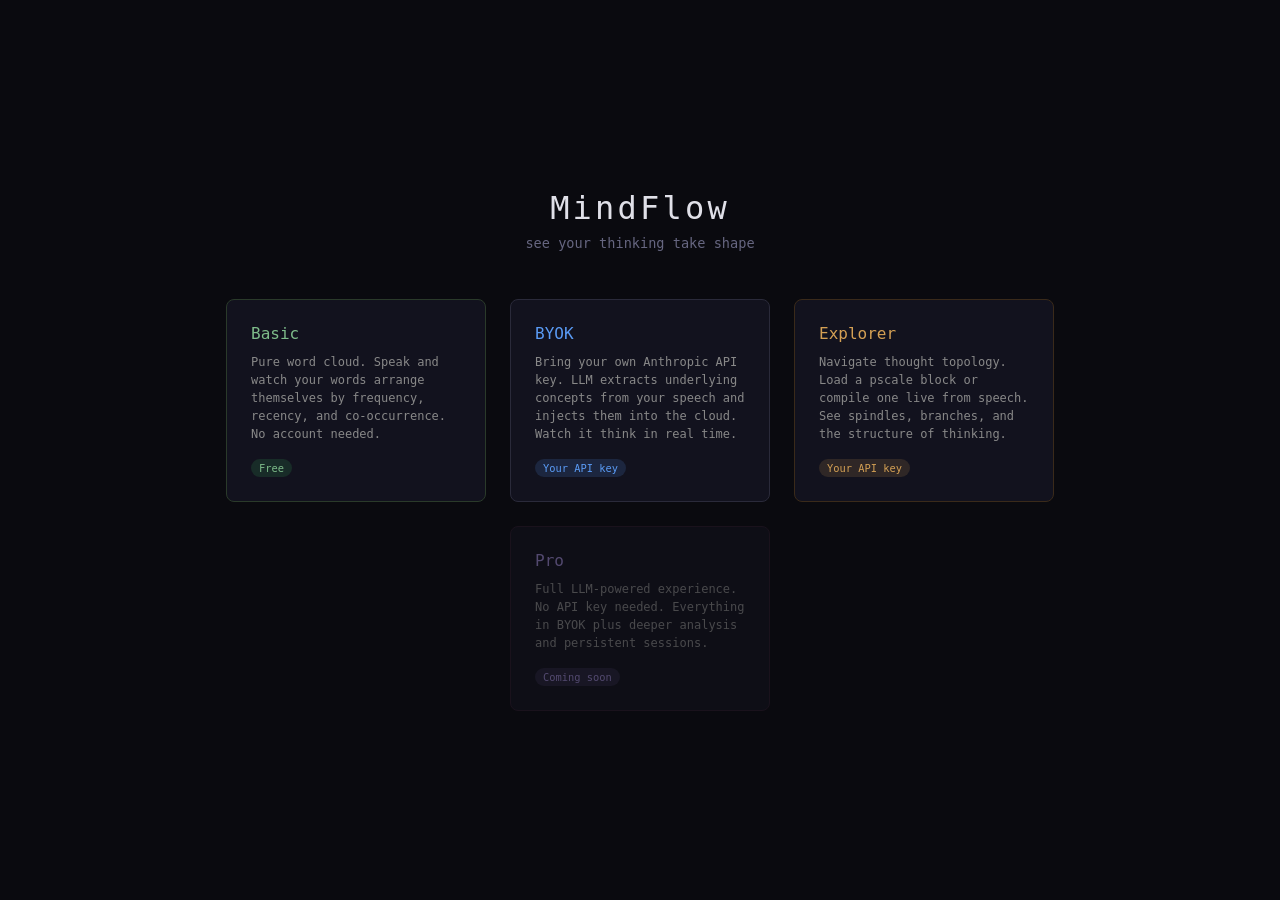
<file: index.html>
<!DOCTYPE html>
<html lang="en">
<head>
  <meta charset="UTF-8">
  <meta name="viewport" content="width=device-width, initial-scale=1.0">
  <title>MindFlow</title>
  <style>
    * { margin: 0; padding: 0; box-sizing: border-box; }

    body {
      background: #0a0a0f;
      color: #c8c8d0;
      font-family: 'SF Mono', 'Fira Code', 'Consolas', monospace;
      min-height: 100vh;
      display: flex;
      flex-direction: column;
      align-items: center;
      justify-content: center;
      padding: 2rem;
    }

    h1 {
      font-size: 2rem;
      font-weight: 300;
      letter-spacing: 0.1em;
      margin-bottom: 0.5rem;
      color: #e0e0e8;
    }

    .subtitle {
      font-size: 0.85rem;
      color: #666680;
      margin-bottom: 3rem;
    }

    .cards {
      display: flex;
      gap: 1.5rem;
      flex-wrap: wrap;
      justify-content: center;
      max-width: 900px;
    }

    .card {
      background: #12121e;
      border: 1px solid #1a1a2e;
      border-radius: 8px;
      padding: 1.5rem;
      width: 260px;
      text-decoration: none;
      color: inherit;
      transition: border-color 0.2s, transform 0.15s;
      display: flex;
      flex-direction: column;
    }

    .card:hover {
      transform: translateY(-2px);
    }

    .card h2 {
      font-size: 1rem;
      font-weight: 500;
      margin-bottom: 0.6rem;
    }

    .card p {
      font-size: 0.75rem;
      color: #888;
      line-height: 1.5;
      flex: 1;
    }

    .card .tag {
      display: inline-block;
      font-size: 0.65rem;
      padding: 0.2rem 0.5rem;
      border-radius: 10px;
      margin-top: 1rem;
      align-self: flex-start;
    }

    .card-basic { border-color: #2a3a2a; }
    .card-basic:hover { border-color: #40c060; }
    .card-basic h2 { color: #7ebc8a; }
    .card-basic .tag { background: rgba(64, 192, 96, 0.15); color: #7ebc8a; }

    .card-byok { border-color: #2a2a3a; }
    .card-byok:hover { border-color: #5a9bf5; }
    .card-byok h2 { color: #5a9bf5; }
    .card-byok .tag { background: rgba(90, 155, 245, 0.15); color: #5a9bf5; }

    .card-pro { border-color: #2a1a2a; }
    .card-pro:hover { border-color: #9b88ce; }
    .card-pro h2 { color: #9b88ce; }
    .card-pro .tag { background: rgba(155, 136, 206, 0.15); color: #9b88ce; }
    .card-pro { opacity: 0.5; pointer-events: none; }

    .card-explorer { border-color: #3a2a1a; }
    .card-explorer:hover { border-color: #d4a054; }
    .card-explorer h2 { color: #d4a054; }
    .card-explorer .tag { background: rgba(212, 160, 84, 0.15); color: #d4a054; }
  </style>
</head>
<body>
  <h1>MindFlow</h1>
  <p class="subtitle">see your thinking take shape</p>

  <div class="cards">
    <a href="basic/" class="card card-basic">
      <h2>Basic</h2>
      <p>Pure word cloud. Speak and watch your words arrange themselves by frequency, recency, and co-occurrence. No account needed.</p>
      <span class="tag">Free</span>
    </a>

    <a href="byok/" class="card card-byok">
      <h2>BYOK</h2>
      <p>Bring your own Anthropic API key. LLM extracts underlying concepts from your speech and injects them into the cloud. Watch it think in real time.</p>
      <span class="tag">Your API key</span>
    </a>

    <a href="explorer/" class="card card-explorer">
      <h2>Explorer</h2>
      <p>Navigate thought topology. Load a pscale block or compile one live from speech. See spindles, branches, and the structure of thinking.</p>
      <span class="tag">Your API key</span>
    </a>

    <div class="card card-pro">
      <h2>Pro</h2>
      <p>Full LLM-powered experience. No API key needed. Everything in BYOK plus deeper analysis and persistent sessions.</p>
      <span class="tag">Coming soon</span>
    </div>
  </div>
</body>
</html>
</file>
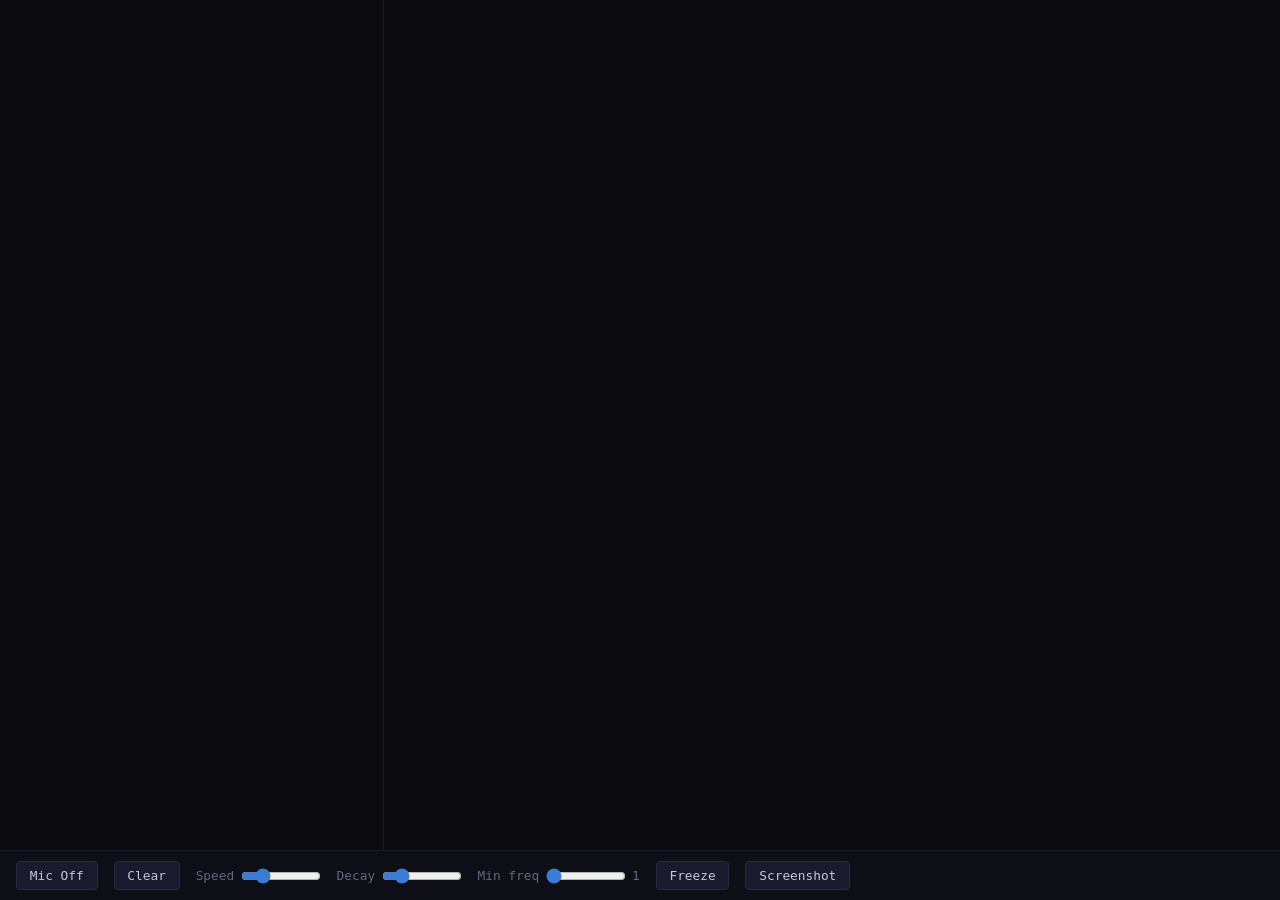
<file: basic/index.html>
<!DOCTYPE html>
<html lang="en">
<head>
  <meta charset="UTF-8">
  <meta name="viewport" content="width=device-width, initial-scale=1.0">
  <title>MindFlow Basic</title>
  <link rel="stylesheet" href="style.css">
</head>
<body>
  <div id="app">
    <div id="transcript-panel">
      <div id="transcript"></div>
    </div>
    <div id="canvas-panel">
      <canvas id="canvas"></canvas>
    </div>
    <div id="controls">
      <button id="mic-btn" title="Toggle microphone">Mic Off</button>
      <button id="clear-btn" title="Clear canvas">Clear</button>
      <label>Speed <input type="range" id="speed-slider" min="0.1" max="1" step="0.05" value="0.3"></label>
      <label>Decay <input type="range" id="decay-slider" min="0.5" max="3" step="0.1" value="1"></label>
      <label>Min freq <input type="range" id="min-freq-slider" min="1" max="5" step="1" value="1"><span id="min-freq-val">1</span></label>
      <button id="freeze-btn" title="Freeze/unfreeze canvas">Freeze</button>
      <button id="screenshot-btn" title="Download screenshot">Screenshot</button>
    </div>
  </div>
  <script src="app.js"></script>
</body>
</html>
</file>
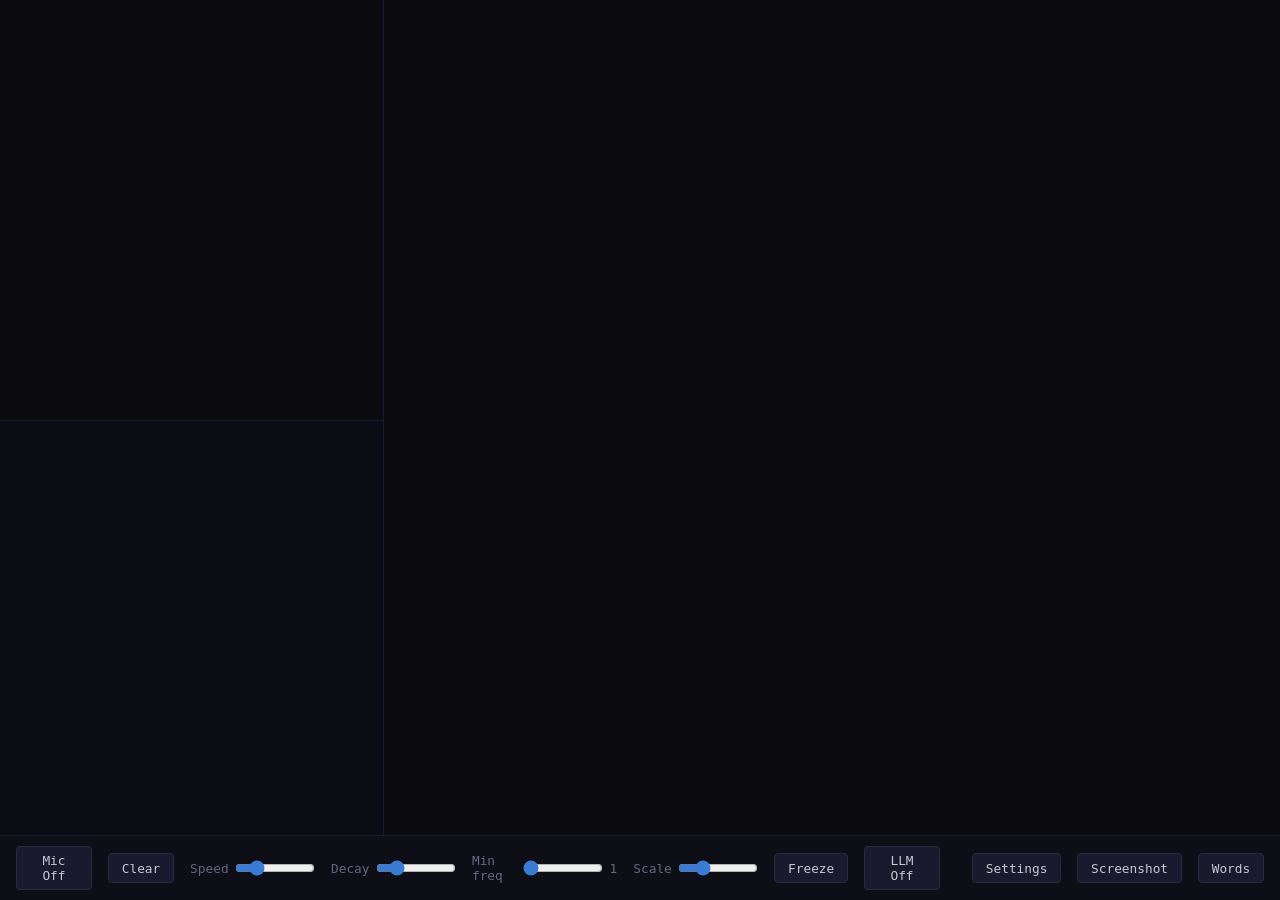
<file: byok/index.html>
<!DOCTYPE html>
<html lang="en">
<head>
  <meta charset="UTF-8">
  <meta name="viewport" content="width=device-width, initial-scale=1.0">
  <title>MindFlow BYOK</title>
  <link rel="stylesheet" href="style.css">
</head>
<body>
  <div id="app">
    <div id="left-panel">
      <div id="transcript-panel">
        <div id="transcript"></div>
      </div>
      <div id="llm-panel">
        <div id="llm-output"></div>
      </div>
    </div>
    <div id="canvas-panel">
      <canvas id="canvas"></canvas>
    </div>
    <div id="glyph-rail"></div>
    <div id="controls">
      <button id="mic-btn" title="Toggle microphone">Mic Off</button>
      <button id="clear-btn" title="Clear canvas">Clear</button>
      <label>Speed <input type="range" id="speed-slider" min="0.1" max="1" step="0.05" value="0.3"></label>
      <label>Decay <input type="range" id="decay-slider" min="0.5" max="3" step="0.1" value="1"></label>
      <label>Min freq <input type="range" id="min-freq-slider" min="1" max="5" step="1" value="1"><span id="min-freq-val">1</span></label>
      <label>Scale <input type="range" id="scale-slider" min="0.3" max="3" step="0.1" value="1"></label>
      <button id="freeze-btn" title="Freeze/unfreeze canvas">Freeze</button>
      <button id="llm-btn" title="Toggle LLM features">LLM Off</button>
      <span id="llm-status"></span>
      <button id="settings-btn" title="API key settings">Settings</button>
      <button id="screenshot-btn" title="Download screenshot">Screenshot</button>
      <button id="view-mode-btn" title="Toggle word cloud / image cloud">Words</button>
    </div>
  </div>

  <div id="settings-overlay" class="hidden">
    <div id="settings-panel">
      <h3>Settings</h3>
      <label for="api-key-input">Anthropic API Key</label>
      <input type="password" id="api-key-input" placeholder="sk-ant-..." autocomplete="off">
      <p class="settings-warning">Your key is stored locally in your browser. It's sent to our proxy which forwards it to Anthropic — it's never stored on our server. Set a spend limit on your <a href="https://console.anthropic.com/settings/limits" target="_blank">Anthropic dashboard</a>.</p>
      <div class="settings-actions">
        <button id="save-key-btn">Save Key</button>
        <button id="clear-key-btn">Clear Key</button>
        <button id="close-settings-btn">Close</button>
      </div>
      <div id="token-counter">Tokens this session: <span id="token-count">0</span></div>
    </div>
  </div>

  <script src="app.js"></script>
</body>
</html>
</file>
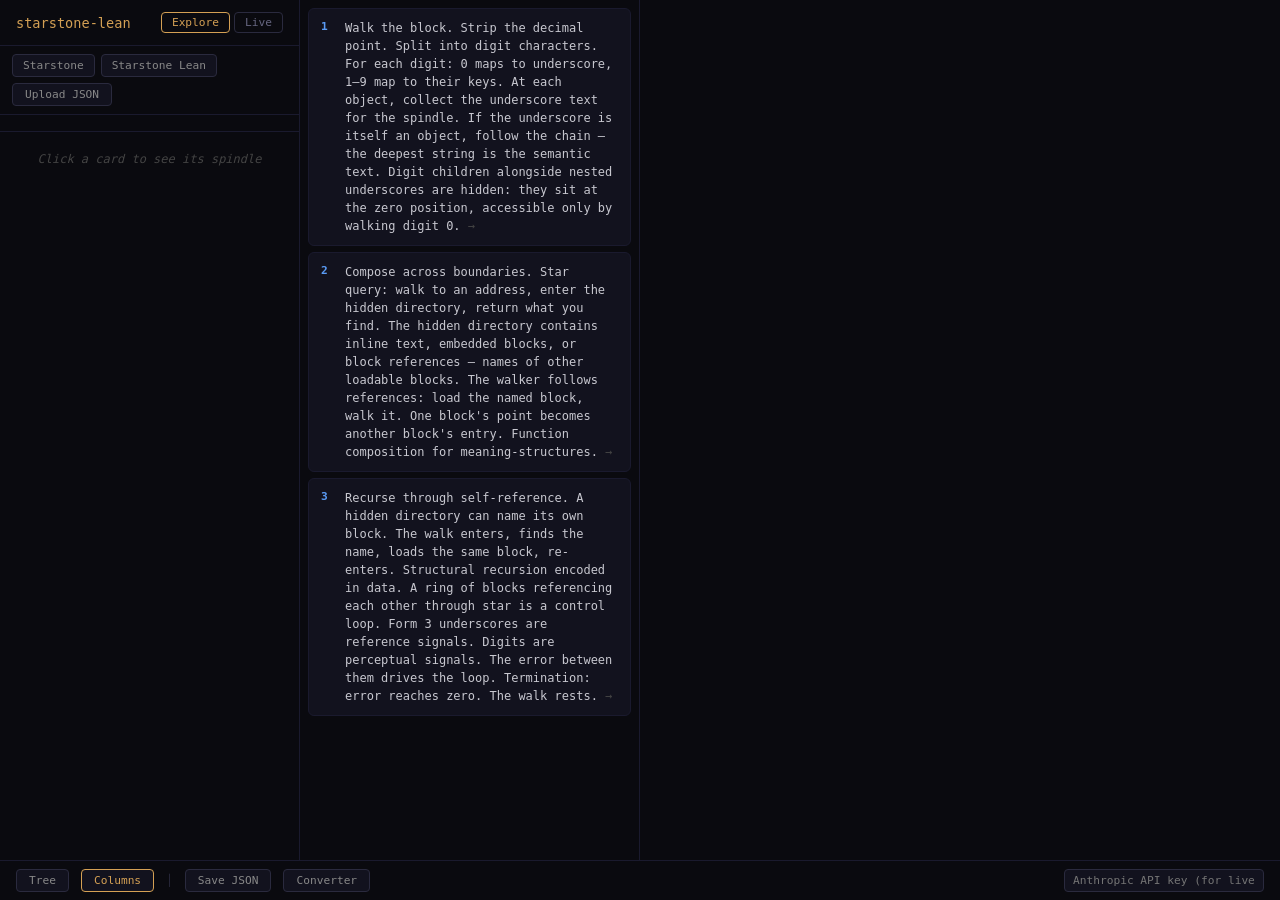
<file: explorer/index.html>
<!DOCTYPE html>
<html lang="en">
<head>
  <meta charset="UTF-8">
  <meta name="viewport" content="width=device-width, initial-scale=1.0">
  <title>MindFlow Explorer</title>
  <link rel="stylesheet" href="style.css">
</head>
<body>
  <div id="app">
    <!-- Left panel -->
    <div id="left-panel">
      <div class="panel-header">
        <h2>Explorer</h2>
        <div id="mode-tabs">
          <button class="tab-btn active" data-mode="explore">Explore</button>
          <button class="tab-btn" data-mode="live">Live</button>
        </div>
      </div>

      <!-- Explore mode -->
      <div id="explore-panel" class="active">
        <div class="load-buttons">
          <button class="load-btn" data-block="starstone">Starstone</button>
          <button class="load-btn" data-block="starstone-lean">Starstone Lean</button>
          <label class="file-upload-label">
            Upload JSON
            <input type="file" id="file-upload" accept=".json">
          </label>
        </div>
        <!-- JSON editor (tree view) -->
        <textarea id="json-editor" placeholder="Paste a pscale JSON block here..."></textarea>
        <!-- Spindle reader (column view) — replaces JSON editor -->
        <div id="left-spindle">
          <div id="spindle-address"></div>
          <div id="spindle-entries">
            <div class="left-spindle-empty">Click a card to see its spindle</div>
          </div>
        </div>
      </div>

      <!-- Live mode -->
      <div id="live-panel">
        <div class="live-controls">
          <button id="mic-btn">Mic Off</button>
          <label class="file-upload-label">
            Upload Transcript
            <input type="file" id="transcript-upload" accept=".txt,.json,.md">
          </label>
          <span id="compile-status"></span>
        </div>
        <div id="transcript"></div>
      </div>
    </div>

    <!-- Tree panel -->
    <div id="tree-panel">
      <svg id="tree-svg"></svg>
    </div>

    <!-- Column panel (Gingko-style) -->
    <div id="column-panel"></div>

    <!-- Spindle panel -->
    <div id="spindle-panel">
      <h3>Spindle</h3>
      <div id="spindle-content"></div>
    </div>

    <!-- Controls -->
    <div id="controls">
      <button id="view-tree">Tree</button>
      <button id="view-columns" class="active">Columns</button>
      <span style="color:#2a2a3e">│</span>
      <button id="zoom-fit">Fit</button>
      <button id="zoom-in">+</button>
      <button id="zoom-out">−</button>
      <button id="save-json">Save JSON</button>
      <button id="open-converter">Converter</button>
      <span class="spacer" style="flex:1"></span>
      <input type="password" id="api-key-input" placeholder="Anthropic API key (for live mode)">
    </div>
  </div>

  <!-- Converter modal -->
  <div id="converter-modal">
    <div class="converter-content">
      <div class="converter-header">
        <h2>pscale ↔ Gingko Converter</h2>
        <button id="converter-close">✕</button>
      </div>
      <div class="converter-body">
        <div class="converter-col">
          <div class="converter-col-header">
            <label>pscale JSON</label>
            <button id="conv-download-pscale">download</button>
          </div>
          <textarea id="conv-pscale" placeholder='Paste pscale JSON here...'></textarea>
          <button id="conv-to-gingko">Convert to Gingko &#x2192;</button>
        </div>
        <div class="converter-col">
          <div class="converter-col-header">
            <label>Gingko JSON</label>
            <button id="conv-download-gingko">download</button>
          </div>
          <textarea id="conv-gingko" placeholder="Gingko JSON output appears here..."></textarea>
          <button id="conv-to-pscale">&#x2190; Convert to pscale</button>
        </div>
      </div>
      <div class="converter-actions">
        <button id="conv-load-current">&#x21BB; Load current block</button>
      </div>
    </div>
  </div>

  <script type="module" src="app.js"></script>
</body>
</html>
</file>
<file: basic/style.css>
* { margin: 0; padding: 0; box-sizing: border-box; }

body {
  background: #0a0a0f;
  color: #c8c8d0;
  font-family: 'SF Mono', 'Fira Code', 'Consolas', monospace;
  height: 100vh;
  overflow: hidden;
}

#app {
  display: grid;
  grid-template-columns: 30% 70%;
  grid-template-rows: 1fr auto;
  height: 100vh;
}

#transcript-panel {
  grid-row: 1;
  grid-column: 1;
  border-right: 1px solid #1a1a2e;
  overflow-y: auto;
  padding: 1rem;
  font-size: 0.85rem;
  line-height: 1.6;
}

#transcript-panel::-webkit-scrollbar { width: 4px; }
#transcript-panel::-webkit-scrollbar-thumb { background: #2a2a3e; border-radius: 2px; }

#transcript .interim { color: #8888a0; }
#transcript .final { color: #d0d0e0; }

#canvas-panel {
  grid-row: 1;
  grid-column: 2;
  position: relative;
  overflow: hidden;
}

#canvas {
  width: 100%;
  height: 100%;
  display: block;
}

#controls {
  grid-column: 1 / -1;
  display: flex;
  align-items: center;
  gap: 1rem;
  padding: 0.6rem 1rem;
  background: #0e0e16;
  border-top: 1px solid #1a1a2e;
  font-size: 0.8rem;
}

#controls button {
  background: #1a1a2e;
  color: #c8c8d0;
  border: 1px solid #2a2a3e;
  padding: 0.4rem 0.8rem;
  border-radius: 4px;
  cursor: pointer;
  font-family: inherit;
  font-size: 0.8rem;
}

#controls button:hover { background: #2a2a3e; }

#mic-btn.active {
  background: #2a1a1e;
  border-color: #e04060;
  color: #e04060;
}

#freeze-btn.active {
  background: #1a1a2e;
  border-color: #3a7bd5;
  color: #3a7bd5;
}

#controls label {
  display: flex;
  align-items: center;
  gap: 0.4rem;
  color: #666680;
}

#controls input[type="range"] {
  width: 80px;
  accent-color: #3a7bd5;
}
</file>
<file: byok/style.css>
* { margin: 0; padding: 0; box-sizing: border-box; }

body {
  background: #0a0a0f;
  color: #c8c8d0;
  font-family: 'SF Mono', 'Fira Code', 'Consolas', monospace;
  height: 100vh;
  overflow: hidden;
}

#app {
  display: grid;
  grid-template-columns: 30% 70%;
  grid-template-rows: 1fr auto auto;
  height: 100vh;
}

/* ── Left Panel: Transcript + LLM ──────────────────── */

#left-panel {
  grid-row: 1;
  grid-column: 1;
  display: flex;
  flex-direction: column;
  border-right: 1px solid #1a1a2e;
  overflow: hidden;
}

#transcript-panel {
  flex: 1;
  overflow-y: auto;
  padding: 1rem;
  font-size: 0.85rem;
  line-height: 1.6;
}

#transcript-panel::-webkit-scrollbar { width: 4px; }
#transcript-panel::-webkit-scrollbar-thumb { background: #2a2a3e; border-radius: 2px; }

#transcript .interim { color: #8888a0; }
#transcript .final { color: #d0d0e0; }

#llm-panel {
  flex: 1;
  overflow-y: auto;
  padding: 0.8rem 1rem;
  font-size: 0.75rem;
  line-height: 1.5;
  border-top: 1px solid #1a1a2e;
  background: #0c0c14;
  color: #7a7a90;
}

#llm-panel::-webkit-scrollbar { width: 4px; }
#llm-panel::-webkit-scrollbar-thumb { background: #2a2a3e; border-radius: 2px; }

#llm-panel:empty::before {
  content: 'LLM output will appear here';
  color: #333348;
  font-style: italic;
}

.llm-entry {
  margin-bottom: 0.8rem;
  padding-bottom: 0.6rem;
  border-bottom: 1px solid #15151f;
}

.llm-entry:last-child { border-bottom: none; }

.llm-entry .llm-time {
  color: #444458;
  font-size: 0.65rem;
  margin-bottom: 0.3rem;
}

.llm-entry .llm-text {
  color: #8a8aa0;
  white-space: pre-wrap;
}

.llm-entry .llm-concepts {
  margin-top: 0.3rem;
  color: #6a9a7a;
  font-size: 0.7rem;
}

/* ── Canvas ────────────────────────────────────────── */

#canvas-panel {
  grid-row: 1;
  grid-column: 2;
  position: relative;
  overflow: hidden;
}

#canvas {
  width: 100%;
  height: 100%;
  display: block;
}

/* ── Glyph Rail ────────────────────────────────────── */

#glyph-rail {
  grid-column: 1 / -1;
  display: flex;
  gap: 0.5rem;
  padding: 0.4rem 0.8rem;
  overflow-x: auto;
  overflow-y: hidden;
  min-height: 0;
  border-top: 1px solid #1a1a2e;
  background: #0c0c14;
  scrollbar-width: none;
}

#glyph-rail::-webkit-scrollbar { display: none; }

#glyph-rail:empty { display: none; }

.glyph {
  flex-shrink: 0;
  padding: 0.3rem 0.7rem;
  border-radius: 12px;
  font-size: 0.72rem;
  cursor: pointer;
  border: 1px solid;
  opacity: 0.85;
  transition: opacity 0.15s, transform 0.15s;
  white-space: nowrap;
}

.glyph:hover {
  opacity: 1;
  transform: scale(1.05);
}

.glyph-warm {
  background: rgba(240, 120, 90, 0.2);
  border-color: rgba(240, 120, 90, 0.5);
  color: #f0a090;
}

.glyph-cool {
  background: rgba(90, 150, 240, 0.2);
  border-color: rgba(90, 150, 240, 0.5);
  color: #90b8f0;
}

.glyph-neutral {
  background: rgba(180, 180, 200, 0.15);
  border-color: rgba(180, 180, 200, 0.4);
  color: #b8b8d0;
}

/* ── Controls ───────────────────────────────────────── */

#controls {
  grid-column: 1 / -1;
  display: flex;
  align-items: center;
  gap: 1rem;
  padding: 0.6rem 1rem;
  background: #0e0e16;
  border-top: 1px solid #1a1a2e;
  font-size: 0.8rem;
}

#controls button {
  background: #1a1a2e;
  color: #c8c8d0;
  border: 1px solid #2a2a3e;
  padding: 0.4rem 0.8rem;
  border-radius: 4px;
  cursor: pointer;
  font-family: inherit;
  font-size: 0.8rem;
  transition: background 0.15s, border-color 0.15s;
}

#controls button:hover { background: #2a2a3e; }

#mic-btn.active {
  background: #2a1a1e;
  border-color: #e04060;
  color: #e04060;
}

#freeze-btn.active {
  background: #1a1a2e;
  border-color: #3a7bd5;
  color: #3a7bd5;
}

#llm-btn.active {
  background: #1a2a1e;
  border-color: #40c060;
  color: #40c060;
}

#llm-btn.processing {
  animation: llm-pulse 1s ease-in-out infinite;
}

@keyframes llm-pulse {
  0%, 100% { opacity: 1; }
  50% { opacity: 0.5; }
}

#view-mode-btn.active {
  background: #1a1e2a;
  border-color: #a080d0;
  color: #a080d0;
}

#llm-status {
  font-size: 0.7rem;
  color: #666680;
  max-width: 200px;
  overflow: hidden;
  text-overflow: ellipsis;
  white-space: nowrap;
}

.llm-status-info { color: #40c060; }
.llm-status-error { color: #e04060; }

#controls label {
  display: flex;
  align-items: center;
  gap: 0.4rem;
  color: #666680;
}

#controls input[type="range"] {
  width: 80px;
  accent-color: #3a7bd5;
}

/* ── Settings Overlay ───────────────────────────────── */

.hidden { display: none !important; }

#settings-overlay {
  position: fixed;
  inset: 0;
  background: rgba(0, 0, 0, 0.7);
  display: flex;
  align-items: center;
  justify-content: center;
  z-index: 100;
}

#settings-panel {
  background: #12121e;
  border: 1px solid #2a2a3e;
  border-radius: 8px;
  padding: 1.5rem;
  width: 380px;
  max-width: 90vw;
}

#settings-panel h3 {
  margin-bottom: 1rem;
  font-size: 1rem;
  color: #e0e0e8;
}

#settings-panel label {
  display: block;
  font-size: 0.8rem;
  color: #888;
  margin-bottom: 0.4rem;
}

#api-key-input {
  width: 100%;
  padding: 0.5rem;
  background: #0a0a14;
  border: 1px solid #2a2a3e;
  border-radius: 4px;
  color: #c8c8d0;
  font-family: inherit;
  font-size: 0.85rem;
  margin-bottom: 0.6rem;
}

#api-key-input:focus {
  outline: none;
  border-color: #3a7bd5;
}

.settings-warning {
  font-size: 0.7rem;
  color: #666680;
  line-height: 1.5;
  margin-bottom: 1rem;
}

.settings-warning a {
  color: #5a9bf5;
  text-decoration: none;
}

.settings-warning a:hover {
  text-decoration: underline;
}

.settings-actions {
  display: flex;
  gap: 0.5rem;
  margin-bottom: 0.8rem;
}

.settings-actions button {
  background: #1a1a2e;
  color: #c8c8d0;
  border: 1px solid #2a2a3e;
  padding: 0.4rem 0.8rem;
  border-radius: 4px;
  cursor: pointer;
  font-family: inherit;
  font-size: 0.8rem;
}

.settings-actions button:hover { background: #2a2a3e; }

#save-key-btn { border-color: #40c060; color: #40c060; }
#clear-key-btn { border-color: #e04060; color: #e04060; }

#token-counter {
  font-size: 0.7rem;
  color: #555568;
}
</file>
<file: explorer/style.css>
* { margin: 0; padding: 0; box-sizing: border-box; }

body {
  background: #0a0a0f;
  color: #c8c8d0;
  font-family: 'SF Mono', 'Fira Code', 'Consolas', monospace;
  height: 100vh;
  overflow: hidden;
}

#app {
  display: grid;
  grid-template-columns: 300px 1fr;
  grid-template-rows: 1fr auto;
  height: 100vh;
}

/* ── Left panel ─────────────────────────────── */

#left-panel {
  grid-row: 1 / 2;
  border-right: 1px solid #1a1a2e;
  display: flex;
  flex-direction: column;
  overflow: hidden;
}

#left-panel .panel-header {
  padding: 12px 16px;
  border-bottom: 1px solid #1a1a2e;
  display: flex;
  align-items: center;
  gap: 8px;
  flex-shrink: 0;
}

#left-panel .panel-header h2 {
  font-size: 0.85rem;
  font-weight: 500;
  color: #d4a054;
}

#mode-tabs {
  display: flex;
  gap: 4px;
  margin-left: auto;
}

.tab-btn {
  background: transparent;
  border: 1px solid #2a2a3e;
  color: #666680;
  font-family: inherit;
  font-size: 0.7rem;
  padding: 3px 10px;
  border-radius: 4px;
  cursor: pointer;
  transition: all 0.15s;
}

.tab-btn.active {
  color: #d4a054;
  border-color: #d4a054;
}

/* ── Explore panel ──────────────────────────── */

#explore-panel {
  flex: 1;
  display: flex;
  flex-direction: column;
  overflow: hidden;
}

#explore-panel .load-buttons {
  padding: 8px 12px;
  display: flex;
  flex-wrap: wrap;
  gap: 6px;
  border-bottom: 1px solid #1a1a2e;
}

.load-btn {
  background: #12121e;
  border: 1px solid #2a2a3e;
  color: #888;
  font-family: inherit;
  font-size: 0.7rem;
  padding: 4px 10px;
  border-radius: 4px;
  cursor: pointer;
  transition: all 0.15s;
}

.load-btn:hover { border-color: #d4a054; color: #d4a054; }
.load-btn.active-block { border-color: #d4a054; color: #d4a054; }

#json-editor {
  flex: 1;
  background: #0a0a0f;
  border: none;
  color: #c8c8d0;
  font-family: inherit;
  font-size: 0.75rem;
  padding: 12px;
  resize: none;
  outline: none;
  line-height: 1.5;
}

/* Left spindle (shown in column view, replaces JSON editor) */

#left-spindle {
  flex: 1;
  display: none;
  flex-direction: column;
  overflow: hidden;
}

.view-columns #json-editor { display: none; }
.view-columns #left-spindle { display: flex; }

/* Sticky address header */
#spindle-address {
  padding: 8px 12px;
  border-bottom: 1px solid #1a1a2e;
  flex-shrink: 0;
  font-size: 0.8rem;
  font-weight: 600;
  color: #5a9bf5;
  letter-spacing: 0.05em;
}

#spindle-address .addr-digit { color: #d4a054; }

#spindle-entries {
  flex: 1;
  overflow-y: auto;
  padding: 0 12px 12px;
}

.left-spindle-empty {
  color: #444;
  font-size: 0.75rem;
  font-style: italic;
  padding: 20px 12px;
  text-align: center;
}

#left-spindle .spindle-entry {
  padding: 10px 0;
  border-bottom: 1px solid #1a1a2e;
}

#left-spindle .spindle-entry:last-child {
  border-bottom: none;
}

#left-spindle .spindle-pscale {
  color: #5a9bf5;
  font-size: 0.65rem;
  font-weight: 600;
  display: block;
  margin-bottom: 4px;
}

#left-spindle .spindle-text {
  color: #c8c8d0;
  font-size: 0.75rem;
  line-height: 1.6;
}

#left-spindle .spindle-entry.current .spindle-pscale {
  color: #d4a054;
}

#left-spindle .spindle-entry.current .spindle-text {
  color: #d4a054;
}

/* ── Live panel ─────────────────────────────── */

#live-panel {
  flex: 1;
  display: none;
  flex-direction: column;
  overflow: hidden;
}

#live-panel.active { display: flex; }
#explore-panel.active { display: flex; }

.live-controls {
  padding: 8px 12px;
  display: flex;
  gap: 6px;
  align-items: center;
  border-bottom: 1px solid #1a1a2e;
}

#mic-btn {
  background: #12121e;
  border: 1px solid #2a2a3e;
  color: #888;
  font-family: inherit;
  font-size: 0.7rem;
  padding: 4px 12px;
  border-radius: 4px;
  cursor: pointer;
}

#mic-btn.active {
  color: #e04060;
  border-color: #e04060;
}

#compile-status {
  font-size: 0.65rem;
  color: #666680;
  margin-left: auto;
}

#transcript {
  flex: 1;
  overflow-y: auto;
  padding: 12px;
  font-size: 0.75rem;
  line-height: 1.5;
}

#transcript .final { color: #d0d0e0; margin-bottom: 6px; }
#transcript .interim { color: #8888a0; font-style: italic; }

/* ── Tree panel ─────────────────────────────── */

#tree-panel {
  grid-column: 2;
  grid-row: 1;
  position: relative;
  overflow: hidden;
  display: none;
}

#tree-panel.active {
  display: block;
}

#tree-svg {
  width: 100%;
  height: 100%;
  display: block;
}

/* ── Spindle panel (tree view only) ─────────── */

#spindle-panel {
  grid-column: 1 / -1;
  border-top: 1px solid #1a1a2e;
  max-height: 200px;
  min-height: 0;
  overflow-y: auto;
  padding: 12px 16px;
  display: none;
}

#spindle-panel.active {
  display: block;
}

.view-columns #spindle-panel { display: none !important; }

#spindle-panel h3 {
  font-size: 0.75rem;
  font-weight: 400;
  color: #d4a054;
  margin-bottom: 8px;
}

.spindle-entry {
  display: flex;
  gap: 12px;
  margin-bottom: 6px;
  font-size: 0.75rem;
  line-height: 1.5;
}

.spindle-pscale {
  color: #5a9bf5;
  font-weight: 500;
  min-width: 32px;
  text-align: right;
  flex-shrink: 0;
}

.spindle-text {
  color: #c8c8d0;
}

/* ── Controls bar ───────────────────────────── */

#controls {
  grid-column: 1 / -1;
  grid-row: 2;
  border-top: 1px solid #1a1a2e;
  padding: 8px 16px;
  display: flex;
  gap: 12px;
  align-items: center;
  font-size: 0.7rem;
  color: #666680;
}

#controls button {
  background: #12121e;
  border: 1px solid #2a2a3e;
  color: #888;
  font-family: inherit;
  font-size: 0.7rem;
  padding: 4px 12px;
  border-radius: 4px;
  cursor: pointer;
}

#controls button:hover { border-color: #5a9bf5; color: #5a9bf5; }
#controls button.active { border-color: #d4a054; color: #d4a054; }

/* Hide tree-only controls in column view */
.view-columns #zoom-fit,
.view-columns #zoom-in,
.view-columns #zoom-out { display: none; }

#api-key-input {
  background: #12121e;
  border: 1px solid #2a2a3e;
  color: #c8c8d0;
  font-family: inherit;
  font-size: 0.7rem;
  padding: 4px 8px;
  border-radius: 4px;
  width: 200px;
  outline: none;
}

#api-key-input:focus { border-color: #d4a054; }

.file-upload-label {
  background: #12121e;
  border: 1px solid #2a2a3e;
  color: #888;
  font-family: inherit;
  font-size: 0.7rem;
  padding: 4px 12px;
  border-radius: 4px;
  cursor: pointer;
  display: inline-block;
}

.file-upload-label:hover { border-color: #d4a054; color: #d4a054; }

#file-upload, #transcript-upload { display: none; }

/* ── Column view (Gingko-style) ─────────────── */

#column-panel {
  grid-column: 2;
  grid-row: 1;
  display: none;
  flex-direction: column;
  overflow: hidden;
}

#column-panel.active { display: flex; }

.col-columns {
  display: flex;
  flex: 1;
  overflow-x: auto;
  overflow-y: hidden;
}

.col-column {
  min-width: 280px;
  max-width: 340px;
  border-right: 1px solid #1a1a2e;
  overflow-y: auto;
  flex-shrink: 0;
  padding: 8px;
  display: flex;
  flex-direction: column;
  gap: 6px;
}

.col-card {
  background: #12121e;
  border: 1px solid #1a1a2e;
  border-radius: 6px;
  padding: 10px 12px;
  cursor: pointer;
  transition: border-color 0.15s, background 0.15s;
  display: flex;
  gap: 10px;
  align-items: flex-start;
}

.col-card:hover {
  border-color: #3a3a5e;
}

.col-card.selected {
  border-color: #d4a054;
  background: #1a1820;
}

.col-card.selected .col-digit {
  color: #d4a054;
}

.col-card.selected .col-text {
  color: #d4a054;
}

.col-card.has-children .col-text::after {
  content: ' \2192';
  color: #444;
}

.col-card.selected.has-children .col-text::after {
  color: #8a6a2a;
}

.col-digit {
  color: #5a9bf5;
  font-size: 0.7rem;
  font-weight: 600;
  min-width: 14px;
  flex-shrink: 0;
  padding-top: 1px;
}

.col-text {
  font-size: 0.75rem;
  line-height: 1.5;
  color: #c8c8d0;
}

.col-edit {
  flex: 1;
  background: #0a0a0f;
  border: 1px solid #d4a054;
  color: #c8c8d0;
  font-family: inherit;
  font-size: 0.75rem;
  padding: 6px;
  border-radius: 3px;
  resize: vertical;
  outline: none;
  line-height: 1.5;
  min-height: 60px;
}

/* ── Converter modal ────────────────────────── */

#converter-modal {
  display: none;
  position: fixed;
  inset: 0;
  background: rgba(0,0,0,0.7);
  z-index: 100;
  align-items: center;
  justify-content: center;
}

#converter-modal.active { display: flex; }

.converter-content {
  background: #0a0a0f;
  border: 1px solid #1a1a2e;
  border-radius: 8px;
  width: 90vw;
  max-width: 900px;
  max-height: 80vh;
  display: flex;
  flex-direction: column;
}

.converter-header {
  display: flex;
  align-items: center;
  justify-content: space-between;
  padding: 12px 16px;
  border-bottom: 1px solid #1a1a2e;
}

.converter-header h2 {
  font-size: 0.85rem;
  font-weight: 500;
  color: #d4a054;
}

.converter-header button {
  background: none;
  border: none;
  color: #666;
  font-size: 1.2rem;
  cursor: pointer;
}

.converter-body {
  display: flex;
  gap: 12px;
  padding: 12px 16px;
  flex: 1;
  min-height: 0;
}

.converter-col {
  flex: 1;
  display: flex;
  flex-direction: column;
  gap: 8px;
}

.converter-col-header {
  display: flex;
  align-items: center;
  justify-content: space-between;
}

.converter-col-header label {
  font-size: 0.7rem;
  color: #888;
  text-transform: uppercase;
  letter-spacing: 0.05em;
}

.converter-col-header button {
  background: none;
  border: 1px solid #2a2a3e;
  color: #888;
  font-size: 0.85rem;
  padding: 1px 7px;
  border-radius: 3px;
  cursor: pointer;
  line-height: 1;
}

.converter-col-header button:hover { border-color: #d4a054; color: #d4a054; }

.converter-col textarea {
  flex: 1;
  background: #12121e;
  border: 1px solid #1a1a2e;
  color: #c8c8d0;
  font-family: inherit;
  font-size: 0.72rem;
  padding: 10px;
  border-radius: 4px;
  resize: none;
  outline: none;
  min-height: 200px;
}

.converter-col textarea:focus { border-color: #d4a054; }

.converter-col button,
.converter-actions button {
  background: #12121e;
  border: 1px solid #2a2a3e;
  color: #888;
  font-family: inherit;
  font-size: 0.7rem;
  padding: 6px 12px;
  border-radius: 4px;
  cursor: pointer;
}

.converter-col button:hover,
.converter-actions button:hover { border-color: #d4a054; color: #d4a054; }

.converter-actions {
  padding: 10px 16px;
  border-top: 1px solid #1a1a2e;
  display: flex;
  justify-content: center;
}

/* ── Scrollbar ──────────────────────────────── */

::-webkit-scrollbar { width: 4px; }
::-webkit-scrollbar-track { background: transparent; }
::-webkit-scrollbar-thumb { background: #2a2a3e; border-radius: 2px; }
</file>
